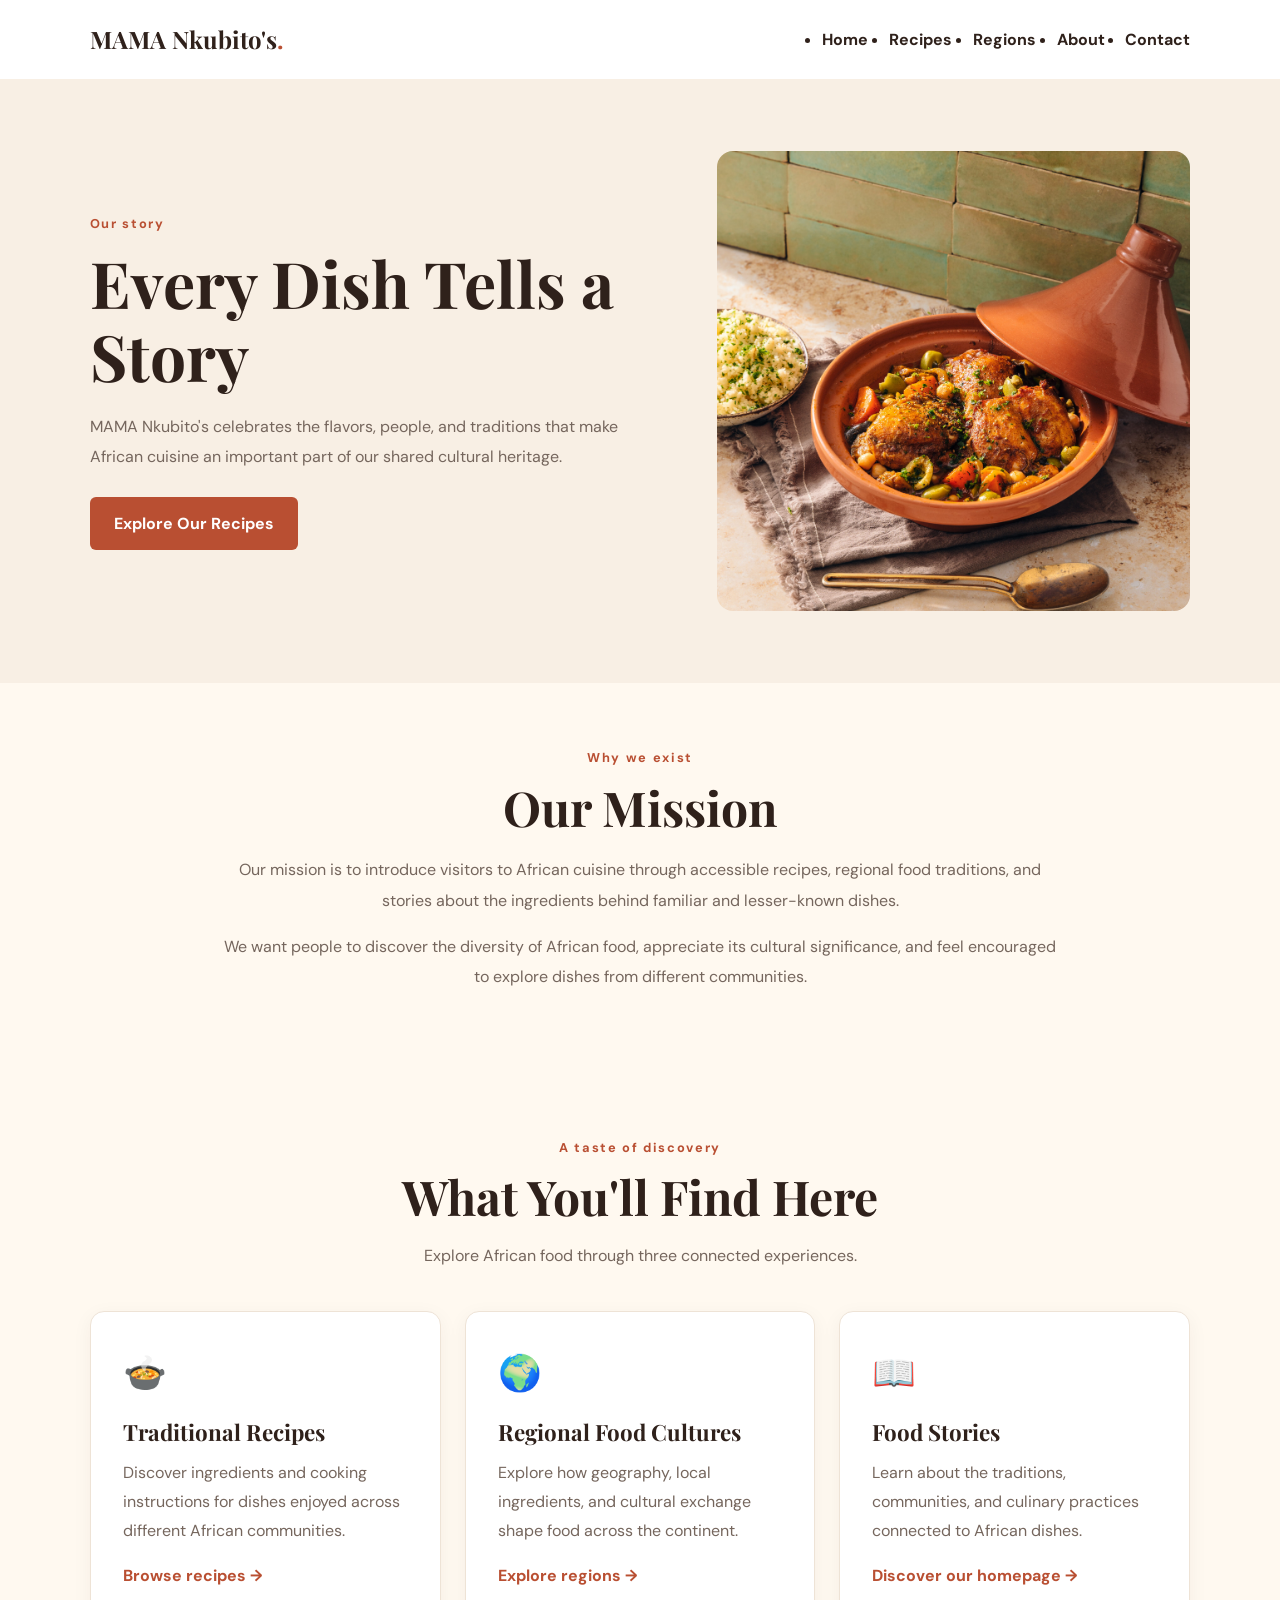
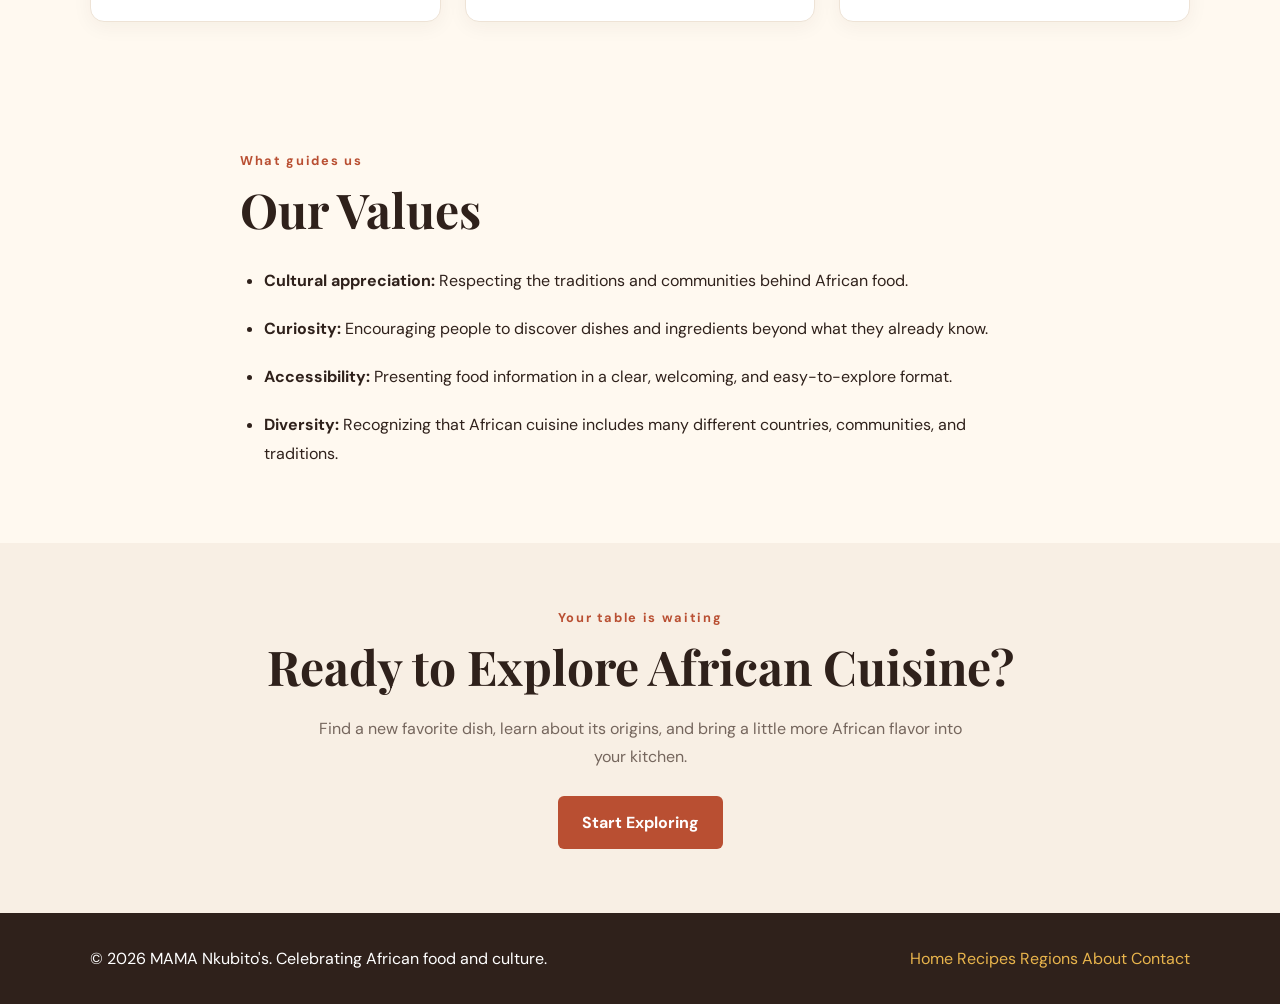
<file: about.html>
<!DOCTYPE html>
<html lang="en">
<head>
    <meta charset="UTF-8">
    <meta name="viewport" content="width=device-width, initial-scale=1.0">

    <title>About Us | MAMA Nkubito's</title>

    <meta name="description"
          content="Discover the purpose behind MAMA Nkubito's and our celebration of African food, culture, and culinary traditions.">

    <link rel="preconnect" href="https://fonts.googleapis.com">
    <link rel="preconnect" href="https://fonts.gstatic.com" crossorigin>

    <link href="https://fonts.googleapis.com/css2?family=DM+Sans:wght@400;500;600;700&family=Playfair+Display:wght@600;700&display=swap"
          rel="stylesheet">

    <link rel="stylesheet" href="styles.css">
    <script src="script.js" defer></script>
</head>

<body>

    <header class="site-header">
        <nav class="navbar">
            <a href="index.html" class="logo">MAMA Nkubito's<span>.</span></a>

            <ul class="nav-links">
                <li><a href="index.html">Home</a></li>
                <li><a href="recipes.html">Recipes</a></li>
                <li><a href="regions.html">Regions</a></li>
                <li><a href="about.html" class="active" aria-current="page">About</a></li>
                <li><a href="contact.html">Contact</a></li>
            </ul>
        </nav>
    </header>

    <main>

        <section class="about-hero">
            <div class="about-hero-content">
                <p class="eyebrow">Our story</p>

                <h1>Every Dish Tells a Story</h1>

                <p>
                    MAMA Nkubito's celebrates the flavors, people, and
                    traditions that make African cuisine an important part
                    of our shared cultural heritage.
                </p>

                <a href="recipes.html" class="btn btn-primary">
                    Explore Our Recipes
                </a>
            </div>

            <div class="about-hero-image">
                <img
                    src="images/north-africa.jpg"
                    alt="Moroccan tagine representing the diversity of African cuisine"
                    fetchpriority="high">
            </div>
        </section>

        <section class="about-section">
            <div class="about-section-content">
                <p class="eyebrow">Why we exist</p>

                <h2>Our Mission</h2>

                <p>
                    Our mission is to introduce visitors to African cuisine
                    through accessible recipes, regional food traditions,
                    and stories about the ingredients behind familiar and
                    lesser-known dishes.
                </p>

                <p>
                    We want people to discover the diversity of African food,
                    appreciate its cultural significance, and feel encouraged
                    to explore dishes from different communities.
                </p>
            </div>
        </section>

        <section class="about-discover">
            <div class="section-heading">
                <p class="eyebrow">A taste of discovery</p>
                <h2>What You'll Find Here</h2>

                <p>
                    Explore African food through three connected experiences.
                </p>
            </div>

            <div class="about-feature-grid">

                <article class="about-feature-card">
                    <div class="about-feature-icon" aria-hidden="true">🍲</div>

                    <h3>Traditional Recipes</h3>

                    <p>
                        Discover ingredients and cooking instructions for
                        dishes enjoyed across different African communities.
                    </p>

                    <a href="recipes.html">Browse recipes →</a>
                </article>

                <article class="about-feature-card">
                    <div class="about-feature-icon" aria-hidden="true">🌍</div>

                    <h3>Regional Food Cultures</h3>

                    <p>
                        Explore how geography, local ingredients, and
                        cultural exchange shape food across the continent.
                    </p>

                    <a href="regions.html">Explore regions →</a>
                </article>

                <article class="about-feature-card">
                    <div class="about-feature-icon" aria-hidden="true">📖</div>

                    <h3>Food Stories</h3>

                    <p>
                        Learn about the traditions, communities, and
                        culinary practices connected to African dishes.
                    </p>

                    <a href="index.html">Discover our homepage →</a>
                </article>

            </div>
        </section>

        <section class="about-values">
            <div class="about-values-content">
                <p class="eyebrow">What guides us</p>

                <h2>Our Values</h2>

                <ul>
                    <li>
                        <strong>Cultural appreciation:</strong>
                        Respecting the traditions and communities behind
                        African food.
                    </li>

                    <li>
                        <strong>Curiosity:</strong>
                        Encouraging people to discover dishes and ingredients
                        beyond what they already know.
                    </li>

                    <li>
                        <strong>Accessibility:</strong>
                        Presenting food information in a clear, welcoming,
                        and easy-to-explore format.
                    </li>

                    <li>
                        <strong>Diversity:</strong>
                        Recognizing that African cuisine includes many
                        different countries, communities, and traditions.
                    </li>
                </ul>
            </div>
        </section>

        <section class="about-cta">
            <p class="eyebrow">Your table is waiting</p>

            <h2>Ready to Explore African Cuisine?</h2>

            <p>
                Find a new favorite dish, learn about its origins,
                and bring a little more African flavor into your kitchen.
            </p>

            <a href="recipes.html" class="btn btn-primary">
                Start Exploring
            </a>
        </section>

    </main>

    <footer class="site-footer">
        <p>&copy; 2026 MAMA Nkubito's. Celebrating African food and culture.</p>

        <div class="footer-links">
            <a href="index.html">Home</a>
            <a href="recipes.html">Recipes</a>
            <a href="regions.html">Regions</a>
            <a href="about.html">About</a>
            <a href="contact.html">Contact</a>
        </div>
    </footer>

</body>
</html>
</file>
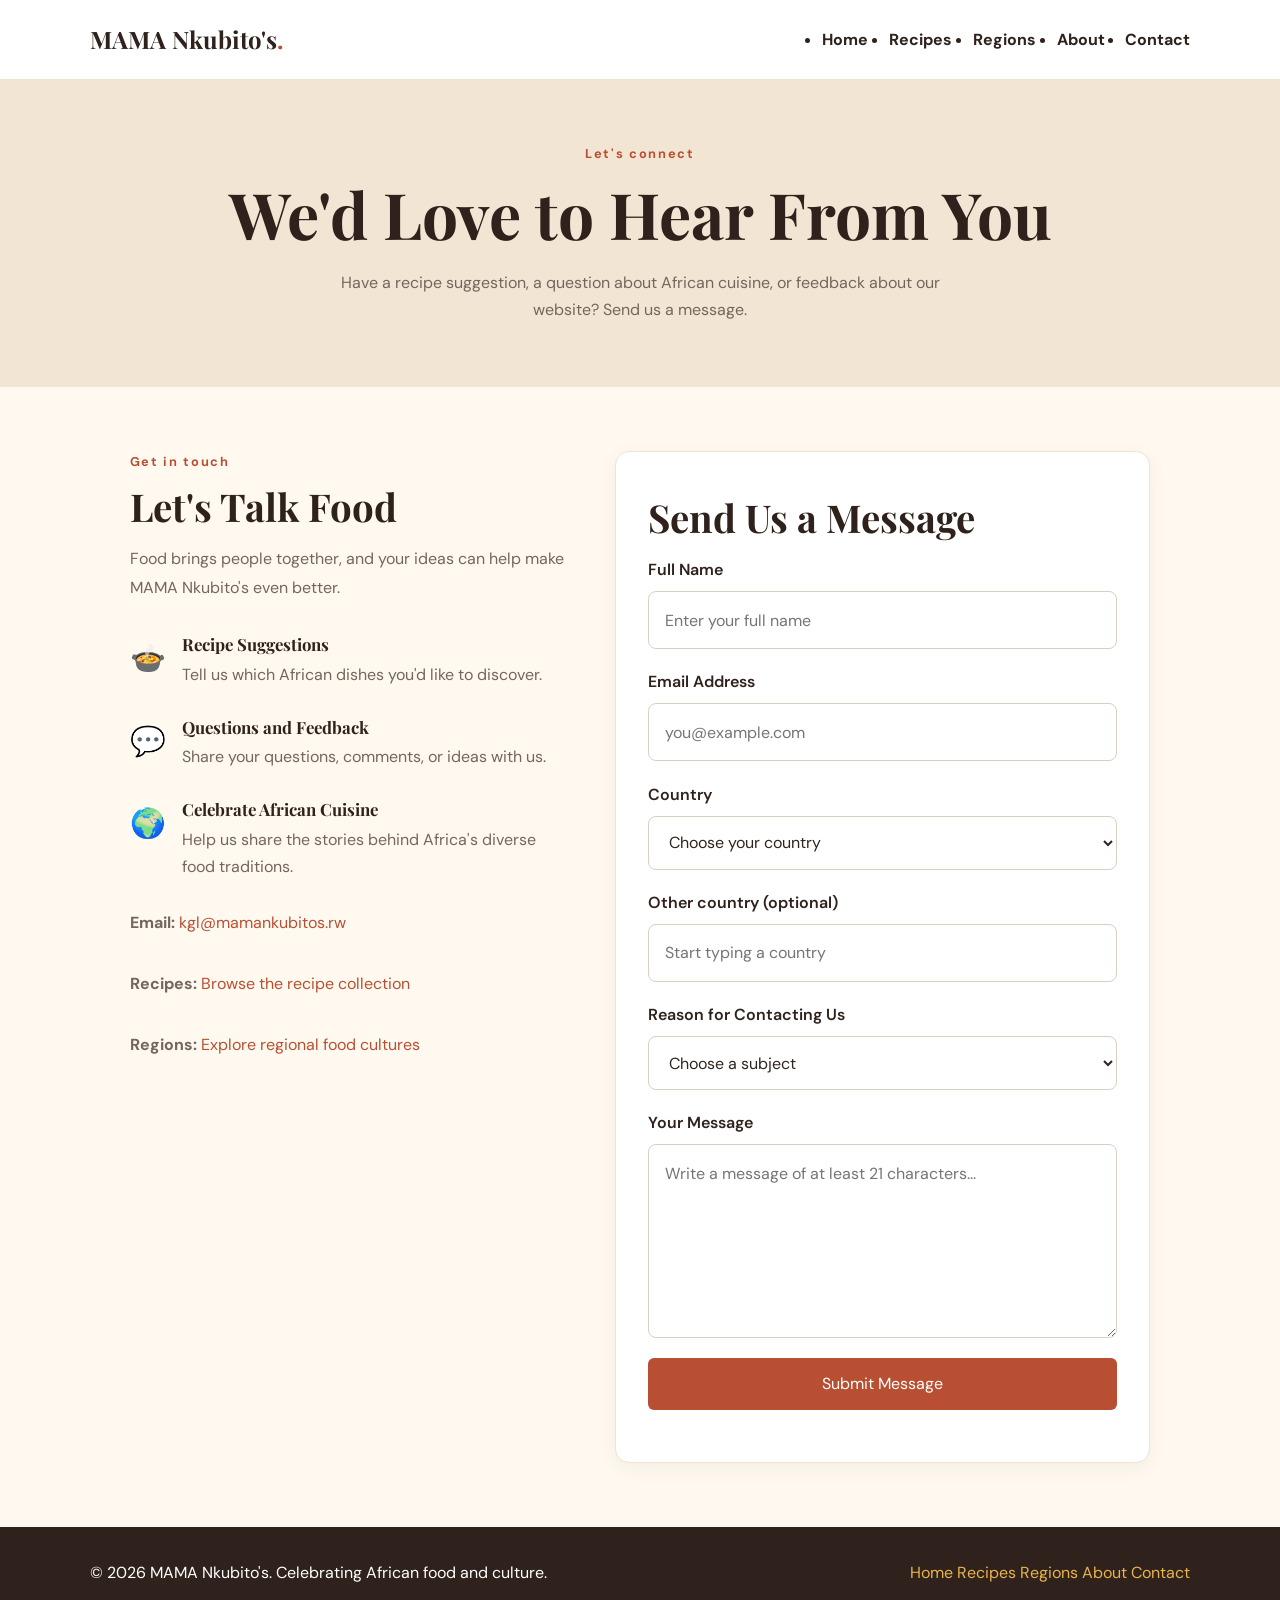
<file: contact.html>
<!DOCTYPE html>
<html lang="en">
<head>
    <meta charset="UTF-8">
    <meta name="viewport" content="width=device-width, initial-scale=1.0">
    <meta name="description" content="Contact MAMA Nkubito's with your questions, recipe suggestions, and feedback.">
    <title>Contact Us | MAMA Nkubito's</title>
    <link rel="preconnect" href="https://fonts.googleapis.com">
    <link rel="preconnect" href="https://fonts.gstatic.com" crossorigin>
    <link href="https://fonts.googleapis.com/css2?family=DM+Sans:wght@400;500;600;700&family=Playfair+Display:wght@600;700&display=swap" rel="stylesheet">
    <link rel="stylesheet" href="styles.css">
    <script src="script.js" defer></script>
</head>
<body>
    <header class="site-header">
        <nav class="navbar">
            <a href="index.html" class="logo">MAMA Nkubito's<span>.</span></a>
            <ul class="nav-links">
                <li><a href="index.html">Home</a></li>
                <li><a href="recipes.html">Recipes</a></li>
                <li><a href="regions.html">Regions</a></li>
                <li><a href="about.html">About</a></li>
                <li><a href="contact.html" class="active" aria-current="page">Contact</a></li>
            </ul>
        </nav>
    </header>

    <main>
        <section class="page-banner">
            <p class="eyebrow">Let's connect</p>
            <h1>We'd Love to Hear From You</h1>
            <p>Have a recipe suggestion, a question about African cuisine, or feedback about our website? Send us a message.</p>
        </section>

        <section class="contact-section">
            <div class="contact-info">
                <p class="eyebrow">Get in touch</p>
                <h2>Let's Talk Food</h2>
                <p>Food brings people together, and your ideas can help make MAMA Nkubito's even better.</p>

                <div class="contact-info-item">
                    <span aria-hidden="true">🍲</span>
                    <div>
                        <h3>Recipe Suggestions</h3>
                        <p>Tell us which African dishes you'd like to discover.</p>
                    </div>
                </div>

                <div class="contact-info-item">
                    <span aria-hidden="true">💬</span>
                    <div>
                        <h3>Questions and Feedback</h3>
                        <p>Share your questions, comments, or ideas with us.</p>
                    </div>
                </div>

                <div class="contact-info-item">
                    <span aria-hidden="true">🌍</span>
                    <div>
                        <h3>Celebrate African Cuisine</h3>
                        <p>Help us share the stories behind Africa's diverse food traditions.</p>
                    </div>
                </div>

                <p><strong>Email:</strong> <a href="mailto:kgl@mamankubitos.rw">kgl@mamankubitos.rw</a></p>
                <p><strong>Recipes:</strong> <a href="recipes.html">Browse the recipe collection</a></p>
                <p><strong>Regions:</strong> <a href="regions.html">Explore regional food cultures</a></p>
            </div>

            <div class="contact-form-wrapper">
                <h2>Send Us a Message</h2>

                <form id="contact-form" class="contact-form">
                    <div class="form-group">
                        <label for="name">Full Name</label>
                        <input type="text" id="name" name="name" placeholder="Enter your full name" autocomplete="name" required>
                    </div>

                    <div class="form-group">
                        <label for="email">Email Address</label>
                        <input type="email" id="email" name="email" placeholder="you@example.com" autocomplete="email" required>
                    </div>

                    <div class="form-group">
                        <label for="country">Country</label>
                        <select id="country" name="country" required>
                            <option value="">Choose your country</option>
                            <option value="Rwanda">Rwanda</option>
                            <option value="Kenya">Kenya</option>
                            <option value="Nigeria">Nigeria</option>
                            <option value="Ghana">Ghana</option>
                            <option value="South Africa">South Africa</option>
                            <option value="Morocco">Morocco</option>
                            <option value="Egypt">Egypt</option>
                            <option value="Other">Other</option>
                        </select>
                    </div>

                    <div class="form-group">
                        <label for="country-suggestion">Other country (optional)</label>
                        <input type="text" id="country-suggestion" name="country-suggestion" list="country-list" placeholder="Start typing a country">
                        <datalist id="country-list">
                            <option value="Algeria"></option>
                            <option value="Cameroon"></option>
                            <option value="Ethiopia"></option>
                            <option value="Senegal"></option>
                            <option value="Tanzania"></option>
                            <option value="Uganda"></option>
                            <option value="Zambia"></option>
                            <option value="Zimbabwe"></option>
                        </datalist>
                    </div>

                    <div class="form-group">
                        <label for="subject">Reason for Contacting Us</label>
                        <select id="subject" name="subject" required>
                            <option value="">Choose a subject</option>
                            <option value="recipe">Recipe suggestion</option>
                            <option value="question">Question about a dish</option>
                            <option value="feedback">Website feedback</option>
                            <option value="other">Other</option>
                        </select>
                    </div>

                    <div class="form-group">
                        <label for="message">Your Message</label>
                        <textarea id="message" name="message" rows="6" minlength="21" placeholder="Write a message of at least 21 characters..." required></textarea>
                    </div>

                    <button type="submit" class="btn btn-primary">Submit Message</button>
                    <p id="form-status" class="form-status" role="status" aria-live="polite"></p>
                </form>
            </div>
        </section>
    </main>

    <footer class="site-footer">
        <p>&copy; 2026 MAMA Nkubito's. Celebrating African food and culture.</p>
        <div class="footer-links">
            <a href="index.html">Home</a>
            <a href="recipes.html">Recipes</a>
            <a href="regions.html">Regions</a>
            <a href="about.html">About</a>
            <a href="contact.html">Contact</a>
        </div>
    </footer>
</body>
</html>
</file>
<file: styles.css>
:root {

    --cream: #fff9f0;

    --terracotta: #b94f32;

    --dark: #2f211b;

    --gold: #e8b44c;

    --muted: #75665d;

    --white: #ffffff;

}

* {

    box-sizing: border-box;

    margin: 0;

    padding: 0;

}

html {

    scroll-behavior: smooth;

}

body {

    background: var(--cream);

    color: var(--dark);

    font-family: "DM Sans", sans-serif;

    font-size: 1rem;

    line-height: 1.7;

}

img {

    display: block;

    width: 100%;

    height: auto;

}

a {

    color: var(--terracotta);

    text-decoration: none;

}

a:hover {

    text-decoration: underline;

}

h1, h2, h3 {

    font-family: "Playfair Display", serif;

    line-height: 1.2;

}

h2 {

    font-size: clamp(2rem, 4vw, 3rem);

    margin-bottom: 1rem;

}

.navbar {

    display: flex;

    justify-content: space-between;

    align-items: center;

    gap: 1.5rem;

    padding: 1.2rem 7%;

    background: var(--white);

}

.logo {

    font-family: "Playfair Display", serif;

    font-size: 1.5rem;

    font-weight: 700;

    color: var(--dark);

}

.logo span {

    color: var(--terracotta);

}

.nav-links {

    display: flex;

    flex-wrap: wrap;

    gap: 1.3rem;

}

.nav-links a {

    color: var(--dark);

    font-weight: 700;

}

.nav-links a:hover {

    color: var(--terracotta);

}

.hero {

    min-height: 70vh;

    display: flex;

    align-items: center;

    padding: 5rem 8%;

    color: white;

    background:

        linear-gradient(90deg, rgba(35, 22, 15, .85), rgba(35, 22, 15, .2)),

        url("https://images.unsplash.com/photo-1547592180-85f173990554?auto=format&fit=crop&w=1800&q=85")

        center/cover no-repeat;

}

.hero-content {

    max-width: 680px;

}

.hero h1 {

    font-size: clamp(2.8rem, 7vw, 5.5rem);

    margin: 1rem 0;

}

.hero h1 span {

    color: var(--gold);

}

.hero-content > p:not(.eyebrow) {

    margin-bottom: 1.8rem;

    font-size: 1.1rem;

}

.eyebrow {

    color: var(--terracotta);

    font-size: .8rem;

    font-weight: 700;

    letter-spacing: .13em;

}

.hero .eyebrow {

    color: var(--gold);

}

.btn {

    display: inline-block;

    background: var(--terracotta);

    color: white;

    padding: .8rem 1.5rem;

    border-radius: 6px;

    font-weight: 700;

}

.btn:hover {

    background: #923b25;

    text-decoration: none;

}

.section {

    padding: 5rem 7%;

}

.intro {

    text-align: center;

    max-width: 1000px;

    margin: auto;

}

.intro > p:not(.eyebrow) {

    color: var(--muted);

    margin-bottom: 1.5rem;

}

.featured > h2,

.regions > h2,

.trends > h2 {

    margin-top: .5rem;

}

.filters {

    display: flex;

    flex-wrap: wrap;

    gap: .7rem;

    margin: 2rem 0;

}

.filter-btn {

    padding: .65rem 1rem;

    border: 1px solid var(--terracotta);

    border-radius: 30px;

    background: transparent;

    color: var(--terracotta);

    cursor: pointer;

    font: inherit;

}

.filter-btn:hover,

.filter-btn.active {

    background: var(--terracotta);

    color: white;

}

.recipe-grid,

.region-grid,

.trend-grid {

    display: grid;

    grid-template-columns: repeat(2, minmax(0, 1fr));

    gap: 1.5rem;

}

.recipe-card {

    background: white;

    border-radius: 12px;

    overflow: hidden;

    box-shadow: 0 5px 20px rgba(47, 33, 27, .09);

}

.recipe-card > img {

    height: 240px;

    object-fit: cover;

}

.card-content {

    padding: 1.5rem;

}

.card-content h3 {

    font-size: 1.6rem;

    margin: .4rem 0;

}

.card-content > p:not(.eyebrow) {

    margin: .7rem 0;

    color: var(--muted);

}

.card-content a {

    display: inline-block;

    margin: .5rem 1rem .5rem 0;

    font-weight: 700;

}

mark {

    background: #f8df9f;

    color: #4c2b13;

    padding: .1rem .3rem;

    border-radius: 3px;

}

.favorite-btn {

    display: inline-block;

    padding: .5rem .8rem;

    border: 1px solid #d8c6bc;

    border-radius: 6px;

    background: white;

    color: var(--dark);

    cursor: pointer;

    font: inherit;

}

.favorite-btn.is-favorite {

    background: #fde7e4;

    border-color: #c0392b;

    color: #c0392b;

}

.hidden {

    display: none !important;

}

.status-message {

    margin-top: 1rem;

    color: var(--muted);

}

.region-card {

    padding: 2rem;

    border-radius: 12px;

    background: #f2e5d3;

    color: var(--dark);

    transition: transform .2s;

}

.region-card:hover {

    transform: translateY(-4px);

    text-decoration: none;

}

.region-card h3,

.trend-grid h3 {

    margin-bottom: .7rem;

    font-size: 1.4rem;

}

.trend-grid article {

    padding: 1.5rem;

    background: white;

    border-radius: 10px;

    border-left: 4px solid var(--gold);

}

footer {

    display: flex;

    justify-content: space-between;

    flex-wrap: wrap;

    gap: 1rem;

    padding: 2rem 7%;

    background: var(--dark);

    color: white;

}

footer a {

    color: var(--gold);

}

button:focus-visible,

a:focus-visible {

    outline: 3px solid var(--gold);

    outline-offset: 3px;

}

@media (max-width: 700px) {

    .navbar {

        flex-direction: column;

        align-items: flex-start;

    }

    .nav-links {

        gap: .7rem 1rem;

    }

    .hero {

        min-height: 55vh;

        padding: 4rem 6%;

    }

    .section {

        padding: 3.5rem 6%;

    }

    .recipe-grid,

    .region-grid,

    .trend-grid {

        grid-template-columns: 1fr;

    }

    .recipe-card > img {

        height: 220px;

    }

}

.page-banner {

    padding: 4rem 7%;

    text-align: center;

    background: #f2e5d3;

}

.page-banner h1 {

    margin: .7rem 0 1rem;

    font-size: clamp(2.3rem, 5vw, 4rem);

}

.page-banner > p:last-child {

    max-width: 650px;

    margin: 0 auto;

    color: var(--muted);

}

.detailed-recipes {

    align-items: start;

}

.detailed-card {

    min-width: 0;

}

.detailed-card .card-content h4 {

    margin-top: 1.5rem;

    margin-bottom: .5rem;

    font-size: 1.1rem;

    font-family: "DM Sans", sans-serif;

}

.ingredient-list,

.detailed-card details ol {

    padding-left: 1.5rem;

}

.ingredient-list li,

.detailed-card details li {

    margin-bottom: .4rem;

}

.detailed-card details {

    margin-top: 1.2rem;

    padding: 1rem;

    border-radius: 8px;

    background: var(--cream);

}

.detailed-card summary {

    color: var(--terracotta);

    font-weight: 700;

    cursor: pointer;

}

.detailed-card details ol {

    margin-top: 1rem;

}

.recipe-map {

    display: block;

    width: 100%;

    height: 230px;

    margin-top: .8rem;

    border: 0;

    border-radius: 8px;

}

@media (max-width: 700px) {

    .page-banner {

        padding: 3rem 6%;

    }

    .recipe-map {

        height: 200px;

    }

}

.video-container {

    position: relative;

    width: 100%;

    aspect-ratio: 16 / 9;

    margin-top: 1rem;

    overflow: hidden;

    border-radius: 10px;

}

.video-container iframe {

    width: 100%;

    height: 100%;

    border: 0;

    display: block;

}

.regions-explorer {

    padding: 4rem 7%;

}

.section-heading {

    max-width: 700px;

    margin: 0 auto 2.5rem;

    text-align: center;

}

.section-heading h2,

.food-heritage h2 {

    font-size: clamp(2rem, 4vw, 3rem);

    margin: 0.6rem 0 1rem;

}

.section-heading > p:last-child {

    color: var(--muted);

    line-height: 1.8;

}

.region-explorer-grid {

    display: grid;

    grid-template-columns: repeat(2, minmax(0, 1fr));

    gap: 2rem;

    max-width: 1200px;

    margin: 0 auto;

}

.region-explorer-card {

    overflow: hidden;

    border-radius: 14px;

    background: #fff;

    border: 1px solid #eee3d6;

    box-shadow: 0 5px 20px rgba(50, 30, 15, 0.06);

    transition: transform 0.25s ease, box-shadow 0.25s ease;

}

.region-explorer-card:hover {

    transform: translateY(-5px);

    box-shadow: 0 12px 28px rgba(50, 30, 15, 0.12);

}

.region-explorer-card > img {

    display: block;

    width: 100%;

    height: 260px;

    object-fit: cover;

}

.region-explorer-content {

    padding: 1.6rem;

}

.region-explorer-content .eyebrow {

    margin-bottom: 0.6rem;

}

.region-explorer-content h3 {

    margin: 0 0 1rem;

    font-family: "Playfair Display", serif;

    font-size: 1.8rem;

}

.region-explorer-content > p:not(.eyebrow) {

    color: var(--muted);

    line-height: 1.8;

}

.region-explorer-content h4 {

    margin: 1.3rem 0 0.3rem;

    font-size: 1rem;

}

.region-explorer-link {

    display: inline-block;

    margin-top: 1rem;

    color: var(--terracotta);

    font-weight: 700;

    text-decoration: none;

}

.region-explorer-link:hover {

    text-decoration: underline;

}

.food-heritage {

    padding: 4rem 7%;

    background: var(--cream);

}

.food-heritage-content {

    max-width: 800px;

    margin: 0 auto;

    text-align: center;

}

.food-heritage-content > p:not(.eyebrow) {

    color: var(--muted);

    line-height: 1.9;

    margin-bottom: 1rem;

}

.food-heritage-content .btn {

    display: inline-block;

    margin-top: 1rem;

    text-decoration: none;

}

@media (max-width: 760px) {

    .regions-explorer {

        padding: 3rem 5%;

    }

    .region-explorer-grid {

        grid-template-columns: 1fr;

        gap: 1.5rem;

    }

    .region-explorer-card > img {

        height: 230px;

    }

    .region-explorer-content {

        padding: 1.3rem;

    }

    .food-heritage {

        padding: 3rem 6%;

    }

}

.about-hero {

    display: grid;

    grid-template-columns: 1.1fr 0.9fr;

    align-items: center;

    gap: 3rem;

    padding: 4.5rem 7%;

    background: #f8efe4;

}

.about-hero-content {

    max-width: 620px;

}

.about-hero h1 {

    margin: 0.7rem 0 1.2rem;

    font-family: "Playfair Display", serif;

    font-size: clamp(2.5rem, 5vw, 4.2rem);

    line-height: 1.15;

}

.about-hero-content > p:not(.eyebrow) {

    color: var(--muted);

    line-height: 1.9;

    margin-bottom: 1.5rem;

}

.about-hero-image img {

    display: block;

    width: 100%;

    min-height: 320px;

    max-height: 460px;

    object-fit: cover;

    border-radius: 16px;

}

.about-section {

    padding: 4rem 7%;

}

.about-section-content {

    max-width: 850px;

    margin: 0 auto;

    text-align: center;

}

.about-section h2,

.about-values h2,

.about-cta h2 {

    margin: 0.6rem 0 1.2rem;

    font-family: "Playfair Display", serif;

    font-size: clamp(2rem, 4vw, 3rem);

}

.about-section-content > p:not(.eyebrow) {

    color: var(--muted);

    line-height: 1.9;

    margin-bottom: 1rem;

}

.about-discover {

    padding: 4rem 7%;

    background: var(--cream);

}

.about-feature-grid {

    display: grid;

    grid-template-columns: repeat(3, minmax(0, 1fr));

    gap: 1.5rem;

    max-width: 1200px;

    margin: 2rem auto 0;

}

.about-feature-card {

    padding: 2rem;

    border-radius: 14px;

    background: #fff;

    border: 1px solid #eee3d6;

    box-shadow: 0 5px 20px rgba(50, 30, 15, 0.05);

}

.about-feature-icon {

    font-size: 2.2rem;

    margin-bottom: 1rem;

}

.about-feature-card h3 {

    font-family: "Playfair Display", serif;

    font-size: 1.4rem;

    margin-bottom: 0.8rem;

}

.about-feature-card p {

    color: var(--muted);

    line-height: 1.8;

    margin-bottom: 1rem;

}

.about-feature-card a {

    color: var(--terracotta);

    font-weight: 700;

    text-decoration: none;

}

.about-feature-card a:hover {

    text-decoration: underline;

}

.about-values {

    padding: 4rem 7%;

}

.about-values-content {

    max-width: 800px;

    margin: 0 auto;

}

.about-values ul {

    padding-left: 1.5rem;

}

.about-values li {

    padding: 0.6rem 0;

    line-height: 1.8;

}

.about-cta {

    padding: 4rem 7%;

    text-align: center;

    background: #f8efe4;

}

.about-cta > p:not(.eyebrow) {

    max-width: 650px;

    margin: 0 auto 1.5rem;

    color: var(--muted);

    line-height: 1.8;

}

@media (max-width: 760px) {

    .about-hero {

        grid-template-columns: 1fr;

        padding: 3rem 6%;

        gap: 2rem;

    }

    .about-hero-image img {

        min-height: 230px;

        max-height: 320px;

    }

    .about-section,

    .about-discover,

    .about-values,

    .about-cta {

        padding: 3rem 6%;

    }

    .about-feature-grid {

        grid-template-columns: 1fr;

    }

    .about-feature-card {

        padding: 1.5rem;

    }

}

.contact-section {

    display: grid;

    grid-template-columns: 0.9fr 1.1fr;

    gap: 3rem;

    max-width: 1200px;

    margin: 0 auto;

    padding: 4rem 7%;

    align-items: start;

}

.contact-info h2,

.contact-form-wrapper h2 {

    font-family: "Playfair Display", serif;

    font-size: clamp(1.8rem, 3vw, 2.5rem);

    margin: 0.6rem 0 1rem;

}

.contact-info > p:not(.eyebrow) {

    color: var(--muted);

    line-height: 1.8;

    margin-bottom: 2rem;

}

.contact-info-item {

    display: flex;

    align-items: flex-start;

    gap: 1rem;

    margin: 1.8rem 0;

}

.contact-info-item > span {

    font-size: 1.8rem;

}

.contact-info-item h3 {

    margin: 0 0 0.4rem;

    font-size: 1.05rem;

}

.contact-info-item p {

    margin: 0;

    color: var(--muted);

    line-height: 1.7;

}

.contact-form-wrapper {

    padding: 2rem;

    background: #fff;

    border: 1px solid #eee3d6;

    border-radius: 14px;

    box-shadow: 0 5px 20px rgba(50, 30, 15, 0.06);

}

.contact-form-wrapper form {

    display: flex;

    flex-direction: column;

    gap: 1.2rem;

}

.form-group {

    display: flex;

    flex-direction: column;

    gap: 0.5rem;

}

.form-group label {

    font-weight: 600;

}

.form-group input,

.form-group select,

.form-group textarea {

    width: 100%;

    padding: 0.9rem 1rem;

    border: 1px solid #d9cfc3;

    border-radius: 8px;

    background: #fff;

    color: #30251f;

    font: inherit;

}

.form-group input:focus,

.form-group select:focus,

.form-group textarea:focus {

    outline: 2px solid var(--terracotta);

    outline-offset: 2px;

}

.form-group textarea {

    resize: vertical;

    min-height: 140px;

}

.contact-form-wrapper button {

    border: none;

    cursor: pointer;

    font: inherit;

}

.form-status {

    margin: 0;

    line-height: 1.6;

    color: var(--terracotta);

    overflow-wrap: anywhere;

}

@media (max-width: 760px) {

    .contact-section {

        grid-template-columns: 1fr;

        gap: 2rem;

        padding: 3rem 6%;

    }

    .contact-form-wrapper {

        padding: 1.4rem;

    }
}
</file>
